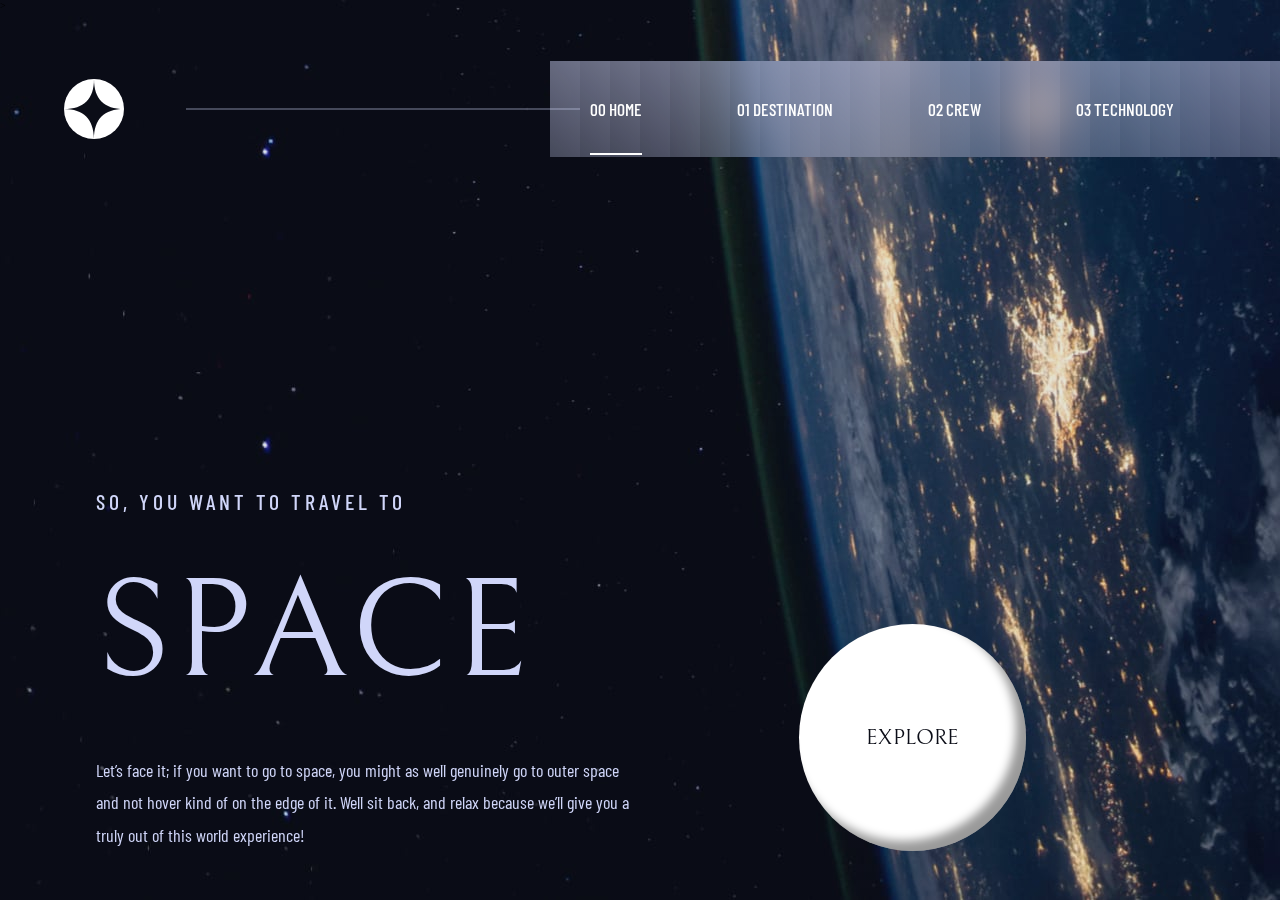
<file: index.html>
<!DOCTYPE html>
<html lang="en">
  <head>
    <meta charset="UTF-8" />
    <meta name="viewport" content="width=device-width, initial-scale=1.0" />

    <link
      rel="icon"
      type="image/png"
      sizes="32x32"
      href="./assets/favicon-32x32.png"
    />
    <link rel="stylesheet" href="./css/style.css" />
    <script src="./script.js" defer></script>
    <title>Frontend Mentor | Space tourism website</title>
  </head>
  <body
    class="body-index body--lazy"
    data-body
    data-bg-mobile="./assets/home/background-home-mobile.jpg"
    data-bg-tablet="./assets/home/background-home-tablet.jpg"
    data-bg-desktop="./assets/home/background-home-desktop.jpg"
  >
    >
    <!-- ================================={Header}============================= -->
    <header class="header" data-header>
      <!-- Navigation------ -->
      <nav class="nav">
        <!-- Logo & Menu -->
        <ul class="nav__list">
          <li class="nav__logo">
            <img
              src="./assets/shared/logo.svg"
              alt="an icon of space tourism logo"
            />
          </li>
          <li class="nav__menu">
            <img
              role="menu"
              data-open-menu
              src="./assets/shared/icon-hamburger.svg"
              alt="an hamburger menu to open the navigation"
            />
          </li>
        </ul>
        <!-- =================={Links}===============-->
        <section class="nav__tab">
          <ul class="nav__tab__link">
            <!-- Home -->
            <li>
              <a
                class="tab__link active--link"
                href="./index.html"
                data-links-tab
              >
                00 Home</a
              >
            </li>
            <!-- Destination -->
            <li>
              <a class="tab__link" href="./destination.html" data-links-tab
                >01 Destination</a
              >
            </li>
            <!-- Crew -->
            <li>
              <a class="tab__link" href="./crew.html" data-links-tab>02 Crew</a>
            </li>
            <!-- Technology -->
            <li>
              <a class="tab__link" href="./technology.html" data-links-tab
                >03 Technology</a
              >
            </li>
          </ul>
        </section>

        <!--===================={Menu is open}=============-->
        <article class="nav__menu__open hide" data-menu-is-open>
          <section class="nav__menu__open__overlay" data-menu-overlay></section>
          <section class="nav__menu__open__content" data-menu-content>
            <!-- Close -->
            <div class="icon-wrapper">
              <div class="close__menu">
                <img
                  role="button"
                  data-close-menu
                  src="./assets/shared/icon-close.svg"
                  alt="an  icon to close the navigation"
                />
              </div>
            </div>
            <!-- {Contetns} -->
            <ul class="nav__mobile__link" data-menu-link-mobile>
              <!-- Home -->
              <li>
                <a
                  class="mobile__link active--link"
                  href="./index.html"
                  data-links-mobile
                >
                  00 Home</a
                >
              </li>
              <!-- Destination -->
              <li>
                <a
                  class="mobile__link"
                  href="./destination.html"
                  data-links-mobile
                  >01 Destination</a
                >
              </li>
              <!-- Crew -->
              <li>
                <a class="mobile__link" href="./crew.html" data-links-mobile
                  >02 Crew</a
                >
              </li>
              <!-- Technology -->
              <li>
                <a
                  class="mobile__link"
                  href="./technology.html"
                  data-links-mobile
                  >03 Technology</a
                >
              </li>
            </ul>
          </section>
        </article>

        <!--==============================={PopUpButton}====================-->
        <section class="nav__popup" data-popup>
          <a href="#" class="nav__popup__btn">
            <img
              src="./assets/shared/icon-arrow.svg"
              alt="An arrow icon used for navigating to the header"
            />
          </a>
        </section>
      </nav>
    </header>

    <!-- ================================={Main Index}============================= -->
    <main class="main main-index">
      <section class="main-index__heading">
        <h1 class="heading-primary">
          So, you want to travel to
          <span> Space </span>
        </h1>

        <!-- Paragraph -->
        <p class="heading-p">
          Let’s face it; if you want to go to space, you might as well genuinely
          go to outer space and not hover kind of on the edge of it. Well sit
          back, and relax because we’ll give you a truly out of this world
          experience!
        </p>
      </section>
      <section class="explore">
        <a class="explore--btn" href="./destination.html">
          <span>Explore </span></a
        >
      </section>
    </main>
  </body>
</html>
</file>
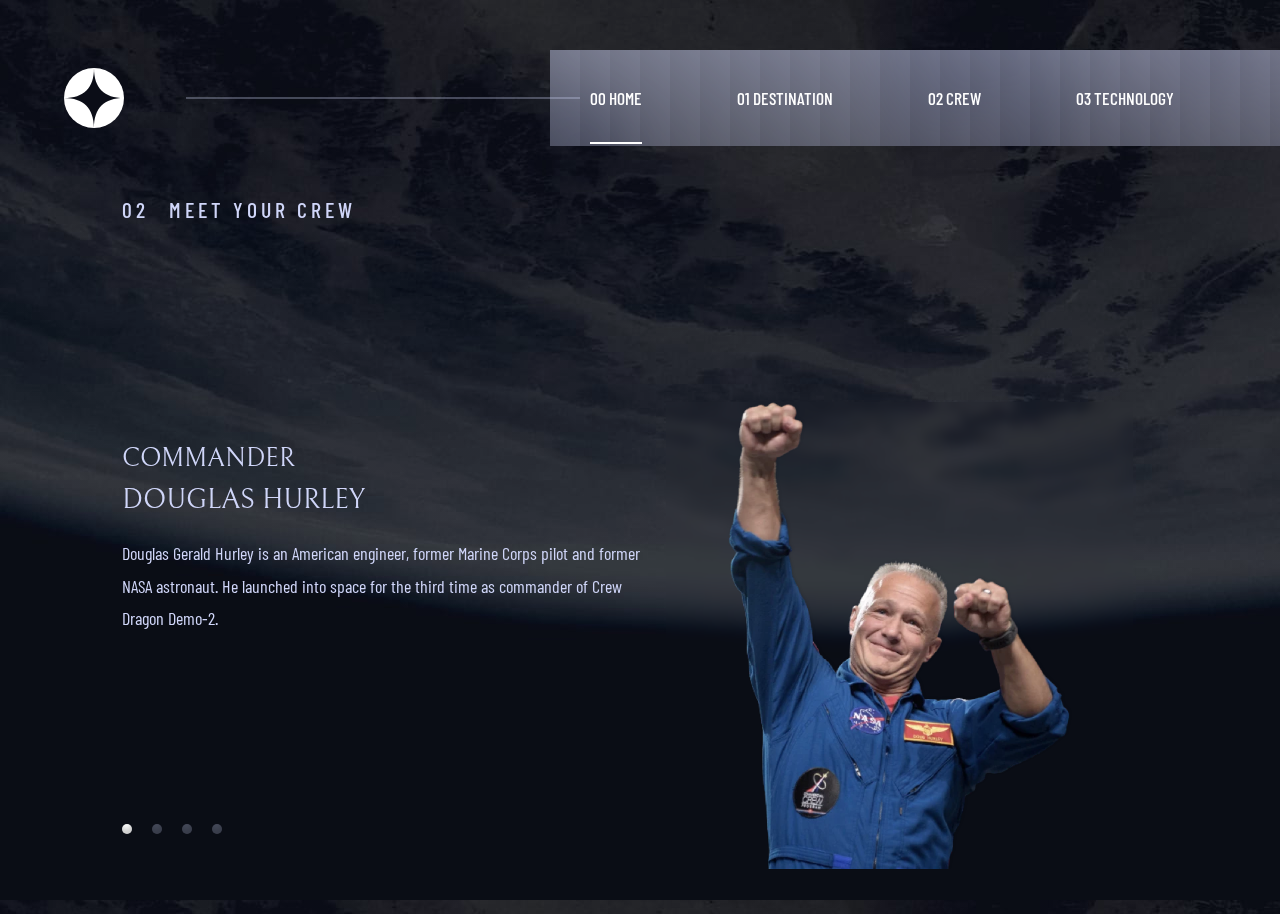
<file: crew.html>
<!DOCTYPE html>
<html lang="en">
  <head>
    <meta charset="UTF-8" />
    <meta name="viewport" content="width=device-width, initial-scale=1.0" />

    <link
      rel="icon"
      type="image/png"
      sizes="32x32"
      href="./assets/favicon-32x32.png"
    />
    <link rel="stylesheet" href="./css/style.css" />
    <script src="./script.js" defer></script>
    <title>Frontend Mentor | Space tourism website</title>
  </head>
  <body
    class="body-crew body--lazy"
    data-body
    data-bg-mobile="./assets/crew/background-crew-mobile.jpg"
    data-bg-tablet="./assets/crew/background-crew-tablet.jpg"
    data-bg-desktop="./assets/crew/background-crew-desktop.jpg"
  >
    <!-- ================================={Header}============================= -->
    <header class="header" data-header>
      <!-- Navigation------ -->
      <nav class="nav">
        <!-- Logo & Menu -->
        <ul class="nav__list">
          <li class="nav__logo">
            <img
              src="./assets/shared/logo.svg"
              alt="an icon of space tourism logo"
            />
          </li>
          <li class="nav__menu">
            <img
              role="menu"
              data-open-menu
              src="./assets/shared/icon-hamburger.svg"
              alt="an hamburger menu to open the navigation"
            />
          </li>
        </ul>
        <!-- =================={Links}===============-->
        <section class="nav__tab">
          <ul class="nav__tab__link">
            <!-- Home -->
            <li>
              <a
                class="tab__link active--link"
                href="./index.html"
                data-links-tab
              >
                00 Home</a
              >
            </li>
            <!-- Destination -->
            <li>
              <a class="tab__link" href="./destination.html" data-links-tab
                >01 Destination</a
              >
            </li>
            <!-- Crew -->
            <li>
              <a class="tab__link" href="./crew.html" data-links-tab>02 Crew</a>
            </li>
            <!-- Technology -->
            <li>
              <a class="tab__link" href="./technology.html" data-links-tab
                >03 Technology</a
              >
            </li>
          </ul>
        </section>

        <!--===================={Menu is open}=============-->
        <article class="nav__menu__open hide" data-menu-is-open>
          <section class="nav__menu__open__overlay" data-menu-overlay></section>
          <section class="nav__menu__open__content" data-menu-content>
            <!-- Close -->
            <div class="icon-wrapper">
              <div class="close__menu">
                <img
                  role="button"
                  data-close-menu
                  src="./assets/shared/icon-close.svg"
                  alt="an  icon to close the navigation"
                />
              </div>
            </div>
            <!-- {Contetns} -->
            <ul class="nav__mobile__link" data-menu-link-mobile>
              <!-- Home -->
              <li>
                <a
                  class="mobile__link active--link"
                  href="./index.html"
                  data-links-mobile
                >
                  00 Home</a
                >
              </li>
              <!-- Destination -->
              <li>
                <a
                  class="mobile__link"
                  href="./destination.html"
                  data-links-mobile
                  >01 Destination</a
                >
              </li>
              <!-- Crew -->
              <li>
                <a class="mobile__link" href="./crew.html" data-links-mobile
                  >02 Crew</a
                >
              </li>
              <!-- Technology -->
              <li>
                <a
                  class="mobile__link"
                  href="./technology.html"
                  data-links-mobile
                  >03 Technology</a
                >
              </li>
            </ul>
          </section>
        </article>

        <!--==============================={PopUpButton}====================-->
        <section class="nav__popup" data-popup>
          <a href="#" class="nav__popup__btn">
            <img
              src="./assets/shared/icon-arrow.svg"
              alt="An arrow icon used for navigating to the header"
            />
          </a>
        </section>
      </nav>
    </header>

    <main class="main main-crew">
      <!-- ====================={Heaading}===========-->
      <section class="main__heading">
        <h2 class="heading-secondary"><span> 02 </span> Meet your crew</h2>
      </section>

      <article class="crew">
        <!-- ======================{Crew Info}============================-->
        <section class="crew__caption">
          <div class="wrapper-caption">
            <!-- {Commander} -->
            <div class="crew__caption__card" data-crew-caption>
              <h4 class="heading-six">Commander</h4>
              <h3 class="heading-fifth">Douglas Hurley</h3>

              <p class="heading-p">
                Douglas Gerald Hurley is an American engineer, former Marine
                Corps pilot and former NASA astronaut. He launched into space
                for the third time as commander of Crew Dragon Demo-2.
              </p>
            </div>
            <!-- {Flight Engineer} -->

            <div class="crew__caption__card" data-crew-caption>
              <h4 class="heading-six">Flight Engineer</h4>
              <h3 class="heading-fifth">Anousheh Ansari</h3>

              <p class="heading-p">
                Anousheh Ansari is an Iranian American engineer and co-founder
                of Prodea Systems. Ansari was the fourth self-funded space
                tourist, the first self-funded woman to fly to the ISS, and the
                first Iranian in space.
              </p>
            </div>
            <!-- {Pilot} -->
            <div class="crew__caption__card" data-crew-caption>
              <h4 class="heading-six">Pilot</h4>
              <h3 class="heading-fifth">Victor Glover</h3>

              <p class="heading-p">
                Pilot on the first operational flight of the SpaceX Crew Dragon
                to the International Space Station. Glover is a commander in the
                U.S. Navy where he pilots an F/A-18.He was a crew member of
                Expedition 64, and served as a station systems flight engineer.
              </p>
            </div>
            <!-- {Mission Specialist} -->

            <div class="crew__caption__card" data-crew-caption>
              <h4 class="heading-six">Mission Specialist</h4>
              <h3 class="heading-fifth">Mark Shuttleworth</h3>

              <p class="heading-p">
                Mark Richard Shuttleworth is the founder and CEO of Canonical,
                the company behind the Linux-based Ubuntu operating system.
                Shuttleworth became the first South African to travel to space
                as a space tourist.
              </p>
            </div>
          </div>
          <!-- {Controller} -->
          <div class="crew__control">
            <div class="control control--active" data-crew-control="0"></div>
            <div class="control" data-crew-control="1"></div>
            <div class="control" data-crew-control="2"></div>
            <div class="control" data-crew-control="3"></div>
          </div>
        </section>
        <!-- ======================{Crew IMage}============================-->
        <section class="crew__figure">
          <div class="wrapper">
            <!-- {Captain} -->
            <div class="crew__figure__card lazy__img--container" data-crew-card>
              <picture data-picture>
                <!-- WebP format (preferred if supported) -->
                <source
                  data-srcset="./assets/crew/image-douglas-hurley.webp"
                  type="image/webp"
                />
                <!-- PNG format (fallback) -->
                <source
                  data-srcset="./assets/crew/image-douglas-hurley.png"
                  type="image/png"
                />
                <!-- Default  -->
                <img
                  class="lazy--img"
                  data-src="./assets/crew/image-douglas-hurley.png"
                  alt="An Image of the the captain  Mr Douglas"
                />
              </picture>
            </div>
            <!---============================={Flight E}========-->
            <div class="crew__figure__card lazy__img--container" data-crew-card>
              <picture data-picture>
                <!-- WebP format (preferred if supported) -->
                <source
                  data-srcset="./assets/crew/image-anousheh-ansari.webp"
                  type="image/webp"
                />
                <!-- PNG format (fallback) -->
                <source
                  data-srcset="./assets/crew/image-anousheh-ansari.png"
                  type="image/png"
                />
                <!-- Default  -->
                <img
                  class="lazy--img"
                  data-src="./assets/crew/image-anousheh-ansari.png"
                  alt="An Image of the the flight engineer Anousheh Ansari"
                />
              </picture>
            </div>
            <!--=================={Pilot}====================-->
            <div class="crew__figure__card lazy__img--container" data-crew-card>
              <picture data-picture>
                <!-- WebP format (preferred if supported) -->
                <source
                  data-srcset="./assets/crew/image-victor-glover.webp"
                  type="image/webp"
                />
                <!-- PNG format (fallback) -->
                <source
                  data-srcset="./assets/crew/image-victor-glover.png"
                  type="image/png"
                />
                <!-- Default  -->
                <img
                  class="lazy--img"
                  data-src="./assets/crew/image-victor-glover.png"
                  alt="An Image of the the pilot  Mr Victor Glover"
                />
              </picture>
            </div>
            <!--=============================={Mission Specailist}=====================-->
            <div class="crew__figure__card lazy__img--container" data-crew-card>
              <picture data-picture>
                <!-- WebP format (preferred if supported) -->
                <source
                  data-srcset="./assets/crew/image-mark-shuttleworth.webp"
                  type="image/webp"
                />
                <!-- PNG format (fallback) -->
                <source
                  data-srcset="./assets/crew/image-mark-shuttleworth.png"
                  type="image/png"
                />
                <!-- Default  -->
                <img
                  class="lazy--img"
                  data-src="./assets/crew/image-mark-shuttleworth.png"
                  alt="An Image of the the Mission Specailist Mr Mark Shuttleworth"
                />
              </picture>
            </div>
          </div>
        </section>
      </article>
    </main>
  </body>
</html>
</file>
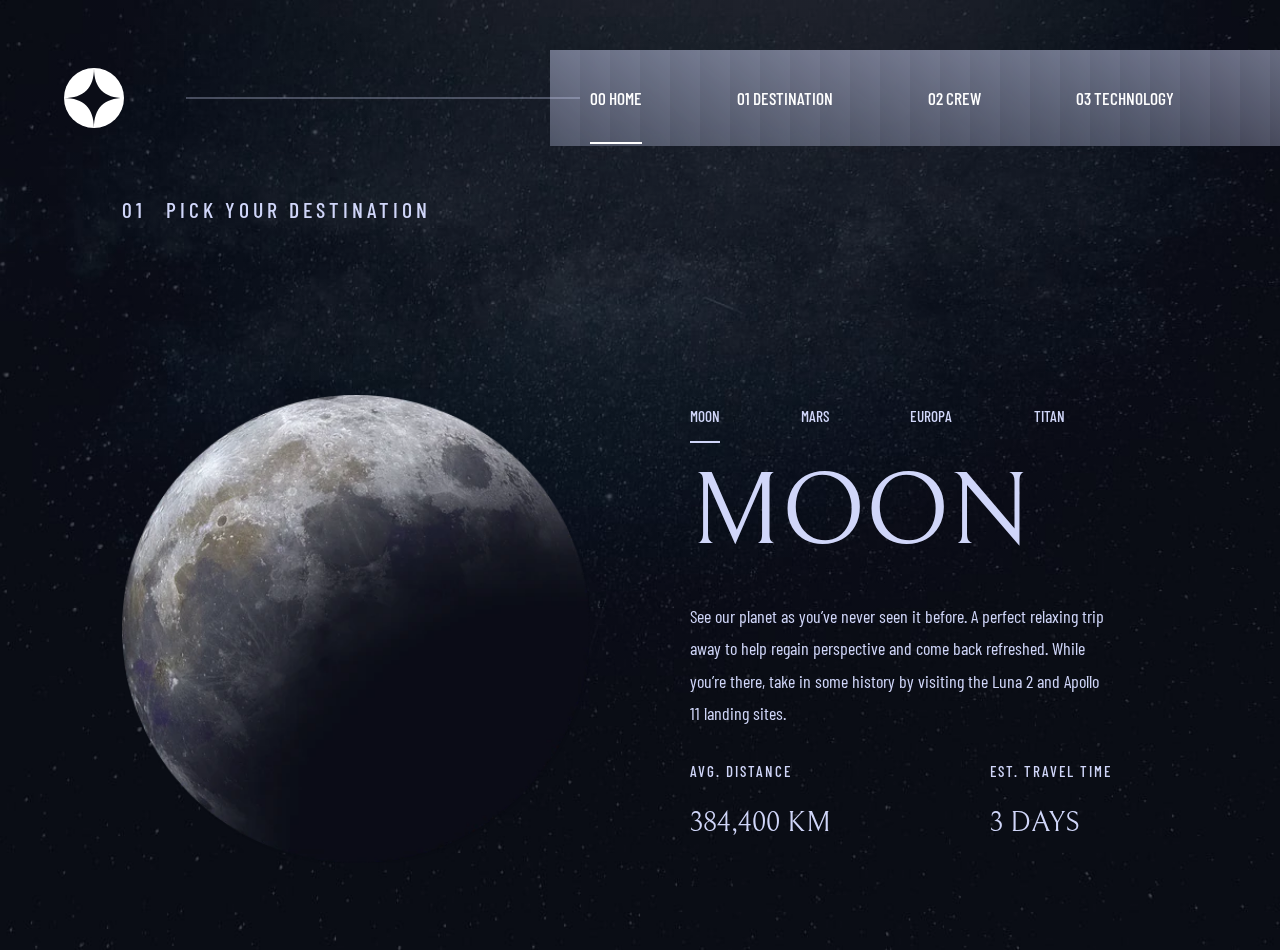
<file: destination.html>
<!DOCTYPE html>
<html lang="en">
  <head>
    <meta charset="UTF-8" />
    <meta name="viewport" content="width=device-width, initial-scale=1.0" />

    <link
      rel="icon"
      type="image/png"
      sizes="32x32"
      href="./assets/favicon-32x32.png"
    />
    <link rel="stylesheet" href="./css/style.css" />
    <script src="./script.js" defer></script>
    <title>Frontend Mentor | Space tourism website</title>
  </head>
  <body
    class="body-destination body--lazy"
    data-body
    data-bg-mobile="./assets/destination/background-destination-mobile.jpg"
    data-bg-tablet="./assets/destination/background-destination-tablet.jpg"
    data-bg-desktop="./assets/destination/background-destination-desktop.jpg"
  >
    <!-- ================================={Header}============================= -->
    <header class="header" data-header>
      <!-- Navigation------ -->
      <nav class="nav">
        <!-- Logo & Menu -->
        <ul class="nav__list">
          <li class="nav__logo">
            <img
              src="./assets/shared/logo.svg"
              alt="an icon of space tourism logo"
            />
          </li>
          <li class="nav__menu">
            <img
              role="menu"
              data-open-menu
              src="./assets/shared/icon-hamburger.svg"
              alt="an hamburger menu to open the navigation"
            />
          </li>
        </ul>
        <!-- =================={Links}===============-->
        <section class="nav__tab">
          <ul class="nav__tab__link">
            <!-- Home -->
            <li>
              <a
                class="tab__link active--link"
                href="./index.html"
                data-links-tab
              >
                00 Home</a
              >
            </li>
            <!-- Destination -->
            <li>
              <a class="tab__link" href="./destination.html" data-links-tab
                >01 Destination</a
              >
            </li>
            <!-- Crew -->
            <li>
              <a class="tab__link" href="./crew.html" data-links-tab>02 Crew</a>
            </li>
            <!-- Technology -->
            <li>
              <a class="tab__link" href="./technology.html" data-links-tab
                >03 Technology</a
              >
            </li>
          </ul>
        </section>

        <!--===================={Menu is open}=============-->
        <article class="nav__menu__open hide" data-menu-is-open>
          <section class="nav__menu__open__overlay" data-menu-overlay></section>
          <section class="nav__menu__open__content" data-menu-content>
            <!-- Close -->
            <div class="icon-wrapper">
              <div class="close__menu">
                <img
                  role="button"
                  data-close-menu
                  src="./assets/shared/icon-close.svg"
                  alt="an  icon to close the navigation"
                />
              </div>
            </div>
            <!-- {Contetns} -->
            <ul class="nav__mobile__link" data-menu-link-mobile>
              <!-- Home -->
              <li>
                <a
                  class="mobile__link active--link"
                  href="./index.html"
                  data-links-mobile
                >
                  00 Home</a
                >
              </li>
              <!-- Destination -->
              <li>
                <a
                  class="mobile__link"
                  href="./destination.html"
                  data-links-mobile
                  >01 Destination</a
                >
              </li>
              <!-- Crew -->
              <li>
                <a class="mobile__link" href="./crew.html" data-links-mobile
                  >02 Crew</a
                >
              </li>
              <!-- Technology -->
              <li>
                <a
                  class="mobile__link"
                  href="./technology.html"
                  data-links-mobile
                  >03 Technology</a
                >
              </li>
            </ul>
          </section>
        </article>

        <!--==============================={PopUpButton}====================-->
        <section class="nav__popup" data-popup>
          <a href="#" class="nav__popup__btn">
            <img
              src="./assets/shared/icon-arrow.svg"
              alt="An arrow icon used for navigating to the header"
            />
          </a>
        </section>
      </nav>
    </header>

    <!-- ================================={Main Index}============================= -->
    <main class="main main-destination">
      <!-- ====================={Heaading}===========-->
      <section class="main__heading">
        <h2 class="heading-secondary">
          <span> 01 </span> Pick your destination
        </h2>
      </section>
      <!-- ====================={Destinatio}===========-->
      <article class="destination">
        <!-- ====================={Slider}===========-->

        <section class="destination__planet">
          <!-- {Moon} -->
          <div
            class="destination__planet__card lazy__img--container"
            data-destination-card
          >
            <picture data-picture>
              <!-- WebP format (preferred if supported) -->
              <source
                data-srcset="./assets/destination/image-moon.webp"
                type="image/webp"
              />
              <!-- PNG format (fallback) -->
              <source
                data-srcset="./assets/destination/image-moon.png"
                type="image/png"
              />
              <!-- Default  -->
              <img
                class="lazy--img"
                data-src="./assets/destination/image-moon.png"
                alt="An Image of the moon"
              />
            </picture>
          </div>
          <!--============================{Mars}==================-->
          <div
            class="destination__planet__card lazy__img--container"
            data-destination-card
          >
            <picture data-picture>
              <!-- WebP format (preferred if supported) -->
              <source
                data-srcset="./assets/destination/image-mars.webp"
                type="image/webp"
              />
              <!-- PNG format (fallback) -->
              <source
                data-srcset="./assets/destination/image-mars.png"
                type="image/png"
              />
              <!-- Default  -->
              <img
                class="lazy--img"
                data-src="./assets/destination/image-mars.png"
                alt="An Image of the mars"
              />
            </picture>
          </div>
          <!-- {Europa} -->
          <div
            class="destination__planet__card lazy__img--container"
            data-destination-card
          >
            <picture data-picture>
              <!-- WebP format (preferred if supported) -->
              <source
                data-srcset="./assets/destination/image-europa.webp"
                type="image/webp"
              />
              <!-- PNG format (fallback) -->
              <source
                data-srcset="./assets/destination/image-europa.png"
                type="image/png"
              />
              <!-- Default  -->
              <img
                class="lazy--img"
                data-src="./assets/destination/image-europa.png"
                alt="An Image of the europa"
              />
            </picture>
          </div>
          <!--======================{Titan}=================-->
          <div
            class="destination__planet__card lazy__img--container"
            data-destination-card
          >
            <picture data-picture>
              <!-- WebP format (preferred if supported) -->
              <source
                data-srcset="./assets/destination/image-titan.webp"
                type="image/webp"
              />
              <!-- PNG format (fallback) -->
              <source
                data-srcset="./assets/destination/image-titan.png"
                type="image/png"
              />
              <!-- Default  -->
              <img
                class="lazy--img"
                data-src="./assets/destination/image-titan.png"
                alt="An Image of the titan"
              />
            </picture>
          </div>
        </section>
        <!-- ====================={Slider-Caption & Controller}===========-->
        <section class="destination__details">
          <!-- {Controller} -->
          <section class="destination__control">
            <ul class="planet-name">
              <li>
                <a class="control control--active" data-destination-control="0"
                  >Moon
                </a>
              </li>
              <li>
                <a class="control" data-destination-control="1">Mars </a>
              </li>
              <li>
                <a class="control" data-destination-control="2">Europa </a>
              </li>
              <li>
                <a class="control" data-destination-control="3">Titan </a>
              </li>
            </ul>
          </section>
          <!-- ====================={Slider-Caption}===========-->

          <section class="destination__planet__caption">
            <div class="wrapper">
              <!-- {Moon} -->
              <div class="planet__caption" data-destination-caption>
                <h2 class="heaading-third">Moon</h2>

                <p class="heading-p">
                  See our planet as you’ve never seen it before. A perfect
                  relaxing trip away to help regain perspective and come back
                  refreshed. While you’re there, take in some history by
                  visiting the Luna 2 and Apollo 11 landing sites.
                </p>

                <hr />
                <!-- {Distance} -->
                <div class="distance__wrapper">
                  <div class="destination__distance">
                    <h3 class="heading-fourth">Avg. distance</h3>
                    <h4 class="heading-fifth">384,400 km</h4>
                  </div>
                  <!-- {Travel Time} -->
                  <div class="destination__travel__time">
                    <h3 class="heading-fourth">Est. travel time</h3>
                    <h4 class="heading-fifth">3 days</h4>
                  </div>
                </div>
              </div>
              <!--===================================={Mars}=====================-->
              <div class="planet__caption" data-destination-caption>
                <h2 class="heaading-third">Mars</h2>

                <p class="heading-p">
                  Don’t forget to pack your hiking boots. You’ll need them to
                  tackle Olympus Mons, the tallest planetary mountain in our
                  solar system. It’s two and a half times the size of Everest!
                </p>

                <hr />
                <!-- {Distance} -->
                <div class="distance__wrapper">
                  <div class="destination__distance">
                    <h3 class="heading-fourth">Avg. distance</h3>
                    <h4 class="heading-fifth">225 mil. km</h4>
                  </div>

                  <!-- {Travel Time} -->
                  <div class="destination__travel__time">
                    <h3 class="heading-fourth">Est. travel time</h3>
                    <h4 class="heading-fifth">9 months</h4>
                  </div>
                </div>
              </div>
              <!--==============================={Europa}===============================-->
              <div class="planet__caption" data-destination-caption>
                <h2 class="heaading-third">Europa</h2>

                <p class="heading-p">
                  The smallest of the four Galilean moons orbiting Jupiter,
                  Europa is a winter lover’s dream. With an icy surface, it’s
                  perfect for a bit of ice skating, curling, hockey, or simple
                  relaxation in your snug wintery cabin.
                </p>

                <hr />
                <!-- {Distance} -->
                <div class="distance__wrapper">
                  <div class="destination__distance">
                    <h3 class="heading-fourth">Avg. distance</h3>
                    <h4 class="heading-fifth">628 mil. km</h4>
                  </div>
                  <!-- {Travel Time} -->
                  <div class="destination__travel__time">
                    <h3 class="heading-fourth">Est. travel time</h3>
                    <h4 class="heading-fifth">3 years</h4>
                  </div>
                </div>
              </div>
              <!--==============================={ Titan}===============================-->
              <div class="planet__caption" data-destination-caption>
                <h2 class="heaading-third">Titan</h2>

                <p class="heading-p">
                  The only moon known to have a dense atmosphere other than
                  Earth, Titan is a home away from home (just a few hundred
                  degrees colder!). As a bonus, you get striking views of the
                  Rings of Saturn.
                </p>

                <hr />
                <!-- {Distance} -->
                <div class="distance__wrapper">
                  <div class="destination__distance">
                    <h3 class="heading-fourth">Avg. distance</h3>
                    <h4 class="heading-fifth">1.6 bil</h4>
                  </div>
                  <!-- {Travel Time} -->
                  <div class="destination__travel__time">
                    <h3 class="heading-fourth">Est. travel time</h3>
                    <h4 class="heading-fifth">7 years</h4>
                  </div>
                </div>
              </div>
            </div>
          </section>
        </section>
      </article>
    </main>
  </body>
</html>
</file>
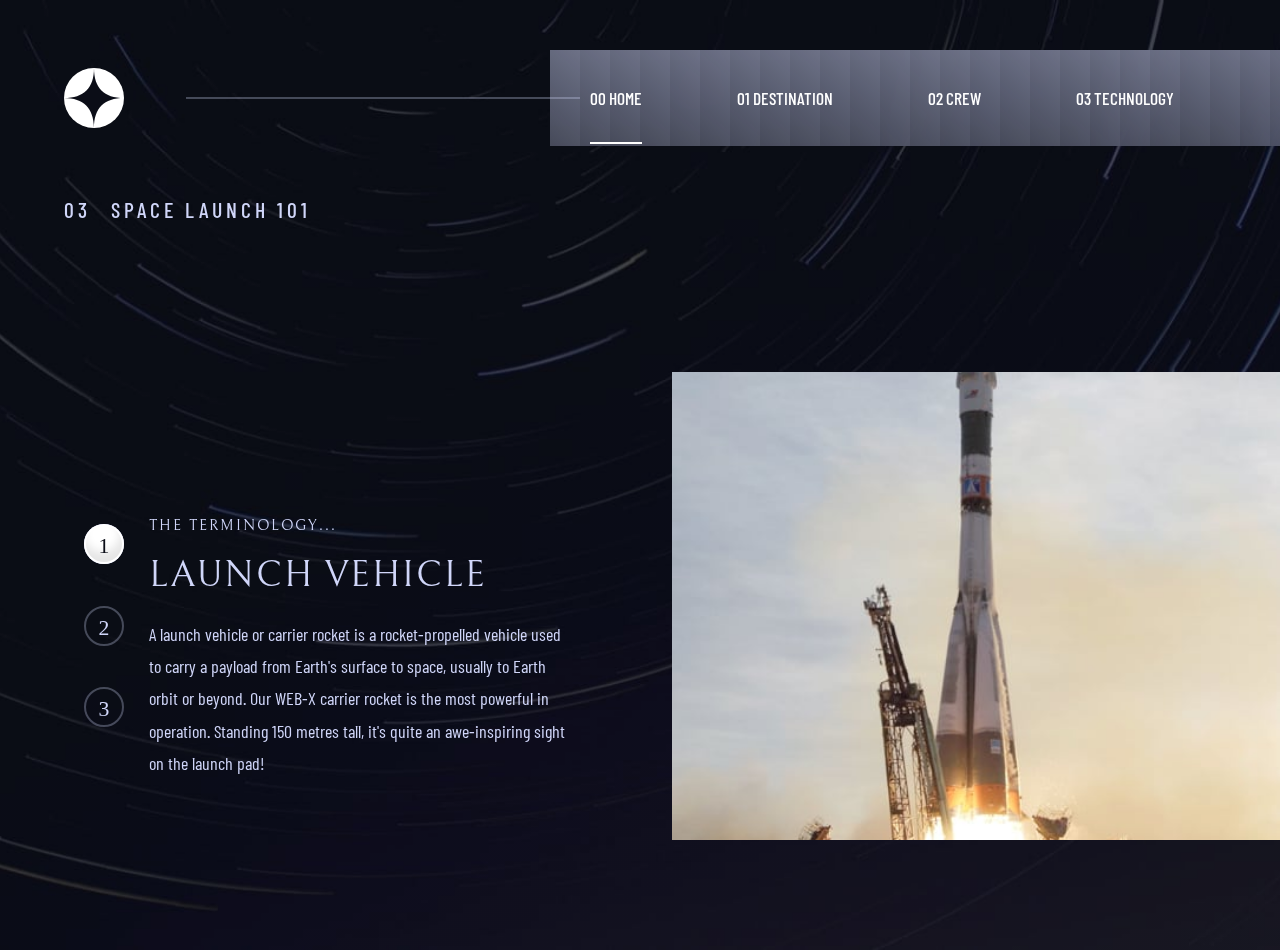
<file: technology.html>
<!DOCTYPE html>
<html lang="en">
  <head>
    <meta charset="UTF-8" />
    <meta name="viewport" content="width=device-width, initial-scale=1.0" />

    <link
      rel="icon"
      type="image/png"
      sizes="32x32"
      href="./assets/favicon-32x32.png"
    />
    <link rel="stylesheet" href="./css/style.css" />
    <script src="./script.js" defer></script>
    <title>Frontend Mentor | Space tourism website</title>
  </head>
  <body
    class="body-technology body--lazy"
    data-body
    data-bg-mobile="./assets/technology/background-technology-mobile.jpg"
    data-bg-tablet="./assets/technology/background-technology-tablet.jpg"
    data-bg-desktop="./assets/technology/background-technology-desktop.jpg"
  >
    <!-- ================================={Header}============================= -->
    <header class="header" data-header>
      <!-- Navigation------ -->
      <nav class="nav">
        <!-- Logo & Menu -->
        <ul class="nav__list">
          <li class="nav__logo">
            <img
              src="./assets/shared/logo.svg"
              alt="an icon of space tourism logo"
            />
          </li>
          <li class="nav__menu">
            <img
              role="menu"
              data-open-menu
              src="./assets/shared/icon-hamburger.svg"
              alt="an hamburger menu to open the navigation"
            />
          </li>
        </ul>
        <!-- =================={Links}===============-->
        <section class="nav__tab">
          <ul class="nav__tab__link">
            <!-- Home -->
            <li>
              <a
                class="tab__link active--link"
                href="./index.html"
                data-links-tab
              >
                00 Home</a
              >
            </li>
            <!-- Destination -->
            <li>
              <a class="tab__link" href="./destination.html" data-links-tab
                >01 Destination</a
              >
            </li>
            <!-- Crew -->
            <li>
              <a class="tab__link" href="./crew.html" data-links-tab>02 Crew</a>
            </li>
            <!-- Technology -->
            <li>
              <a class="tab__link" href="./technology.html" data-links-tab
                >03 Technology</a
              >
            </li>
          </ul>
        </section>

        <!--===================={Menu is open}=============-->
        <article class="nav__menu__open hide" data-menu-is-open>
          <section class="nav__menu__open__overlay" data-menu-overlay></section>
          <section class="nav__menu__open__content" data-menu-content>
            <!-- Close -->
            <div class="icon-wrapper">
              <div class="close__menu">
                <img
                  role="button"
                  data-close-menu
                  src="./assets/shared/icon-close.svg"
                  alt="an  icon to close the navigation"
                />
              </div>
            </div>
            <!-- {Contetns} -->
            <ul class="nav__mobile__link" data-menu-link-mobile>
              <!-- Home -->
              <li>
                <a
                  class="mobile__link active--link"
                  href="./index.html"
                  data-links-mobile
                >
                  00 Home</a
                >
              </li>
              <!-- Destination -->
              <li>
                <a
                  class="mobile__link"
                  href="./destination.html"
                  data-links-mobile
                  >01 Destination</a
                >
              </li>
              <!-- Crew -->
              <li>
                <a class="mobile__link" href="./crew.html" data-links-mobile
                  >02 Crew</a
                >
              </li>
              <!-- Technology -->
              <li>
                <a
                  class="mobile__link"
                  href="./technology.html"
                  data-links-mobile
                  >03 Technology</a
                >
              </li>
            </ul>
          </section>
        </article>

        <!--==============================={PopUpButton}====================-->
        <section class="nav__popup" data-popup>
          <a href="#" class="nav__popup__btn">
            <img
              src="./assets/shared/icon-arrow.svg"
              alt="An arrow icon used for navigating to the header"
            />
          </a>
        </section>
      </nav>
    </header>

    <!-- ======================================={Main Tech}===========================-->
    <main class="main main-tech">
      <!-- {Heading} -->
      <section class="main__heading">
        <h2 class="heading-secondary"><span> 03 </span> Space launch 101</h2>
      </section>

      <!-- ======================================={Tech figure}===========================-->
      <article class="tech">
        <section class="tech__slider">
          <div class="wrapper-tech">
            <!-- {Vechile} -->
            <div class="tech__slider-card lazy__img--container" data-tech-card>
              <picture data-picture>
                <!-- {Destop} -->
                <source
                  data-srcset="./assets/technology/image-launch-vehicle-portrait.jpg"
                  media="(min-width: 64em)"
                />

                <!-- {Tab} -->
                <source
                  data-srcset="
                    ./assets/technology/image-launch-vehicle-landscape.jpg
                  "
                  media="(min-width: 48em)"
                />

                <!-- {Mobile} -->
                <img
                  class="lazy--img"
                  data-src="./assets/technology/image-launch-vehicle-portrait.jpg"
                  alt="An image of a launch vehicle"
                />
              </picture>
            </div>
            <!-- {Space C} -->
            <div class="tech__slider-card lazy__img--container" data-tech-card>
              <picture data-picture>
                <!-- {Destop} -->
                <source
                  data-srcset="./assets/technology/image-space-capsule-portrait.jpg"
                  media="(min-width: 64em)"
                />

                <!-- {Tab} -->
                <source
                  data-srcset="./assets/technology/image-space-capsule-landscape.jpg"
                  media="(min-width: 48em)"
                />
                <!-- {Mobile} -->
                <img
                  class="lazy--img"
                  data-src="./assets/technology/image-space-capsule-portrait.jpg"
                  alt="An image of a space capsule"
                />
              </picture>
            </div>
            <!-- {Space port} -->
            <div class="tech__slider-card lazy__img--container" data-tech-card>
              <picture data-picture="">
                <!-- {Destop} -->
                <source
                  data-srcset="./assets/technology/image-spaceport-portrait.jpg"
                  media="(min-width: 64em)"
                />
                <!-- {Tab} -->
                <source
                  data-srcset="./assets/technology/image-spaceport-landscape.jpg"
                  media="(min-width: 48em)"
                />
                <!-- {Mobile} -->
                <img
                  class="lazy--img"
                  data-src="./assets/technology/image-spaceport-portrait.jpg"
                  alt=" An image of a space port"
                />
              </picture>
            </div>
          </div>
        </section>

        <!--================================={ Tech controller & caption}============================-->
        <section class="tech__slider__caption">
          <ul class="tech__control">
            <li class="control--active" data-tech-control="0">1</li>
            <li data-tech-control="1">2</li>
            <li data-tech-control="2">3</li>
          </ul>

          <!-- ================================={Caption}========================== -->
          <div class="tech__wrapper">
            <!--================={The terminology}==============-->
            <div class="tech__caption__card" data-tech-caption>
              <h4 class="heading-seven">The terminology...</h4>
              <h3 class="heading-fifth">Launch vehicle</h3>

              <p class="heading-p">
                A launch vehicle or carrier rocket is a rocket-propelled vehicle
                used to carry a payload from Earth's surface to space, usually
                to Earth orbit or beyond. Our WEB-X carrier rocket is the most
                powerful in operation. Standing 150 metres tall, it's quite an
                awe-inspiring sight on the launch pad!
              </p>
            </div>

            <!--================={Space capsule}==============-->
            <div class="tech__caption__card" data-tech-caption>
              <h4 class="heading-seven">The terminology...</h4>
              <h3 class="heading-fifth">Space capsule</h3>

              <p class="heading-p">
                A space capsule is an often-crewed spacecraft that uses a
                blunt-body reentry capsule to reenter the Earth's atmosphere
                without wings. Our capsule is where you'll spend your time
                during the flight. It includes a space gym, cinema, and plenty
                of other activities to keep you entertained.
              </p>
            </div>

            <!--================={  Spaceport}==============-->
            <div class="tech__caption__card" data-tech-caption>
              <h4 class="heading-seven">The terminology...</h4>
              <h3 class="heading-fifth">Spaceport</h3>

              <p class="heading-p">
                A spaceport or cosmodrome is a site for launching (or receiving)
                spacecraft, by analogy to the seaport for ships or airport for
                aircraft. Based in the famous Cape Canaveral, our spaceport is
                ideally situated to take advantage of the Earth’s rotation for
                launch.
              </p>
            </div>
          </div>
        </section>
      </article>
    </main>
  </body>
</html>
</file>
<file: css/style.css>
/*=================================={Root}=========================*/
@import url("https://fonts.googleapis.com/css2?family=Barlow+Condensed:ital,wght@0,100;0,200;0,300;0,400;0,500;0,600;0,700;0,800;0,900;1,100;1,200;1,300;1,400;1,500;1,600;1,700;1,800;1,900&family=Bellefair&display=swap");
:root {
  --crl-Primary-dark: rgb(11 13 23);
  --crl-Primary-light: rgb(208 214 249);
  --crl-White: rgb(255 255 255);
  --font-size: clamp(1.6rem, 1.7vw, 2.4rem);
  --font-barlow: 500;
  --font-bella: 400;
}

/*=================================={Reset}=========================*/
*,
*::before,
*::after {
  box-sizing: inherit;
  margin: 0;
  padding: 0;
}

html {
  box-sizing: border-box;
  font-size: 62.5%;
  scroll-behavior: smooth;
}

a,
a:link,
a:active {
  text-decoration: none;
  color: currentColor;
}

li {
  list-style: none;
}

/*======================================================================={base} */
.body-index,
.body-destination,
.boby-crew,
.body-technology {
  min-height: 100vh;
  background-repeat: no-repeat;
  background-size: cover;
  background-position: center;
}

@keyframes rotate {
  from {
    transform: rotate(0deg);
  }
  to {
    transform: rotate(-360deg);
  }
}
/*========================================================{DOM STATE}===================================*/
.hide {
  display: none !important;
}

.show {
  opacity: 1 !important;
}

.lazy--img {
  opacity: 0 !important;
}

.lazy__img--container {
  animation: lazyImgSkeleton 2s infinite;
}

.body--lazy {
  animation: lazyBackground 2s infinite;
}

@keyframes lazyImgSkeleton {
  0% {
    background-color: rgba(0, 0, 0, 0.3);
  }
  100% {
    background-color: rgba(255, 255, 255, 0.3);
  }
}
@keyframes lazyBackground {
  0% {
    background-color: rgba(0, 0, 0, 0.4);
  }
  100% {
    background-color: rgba(0, 0, 0, 0.1);
  }
}
.heading-primary {
  --_font-Size: clamp(1.6rem, 1.7vw, 2.4rem);
  font-size: var(--_font-Size);
  text-transform: uppercase;
  font-family: "Barlow Condensed", sans-serif;
  font-weight: var(--font-barlow);
  letter-spacing: 4px;
  color: var(--crl-Primary-light);
}
@media only screen and (min-width: 48em) {
  .heading-primary {
    --_font-Size: clamp(2rem, 1.7vw, 2.4rem);
  }
}
@media only screen and (min-width: 64em) {
  .heading-primary {
    --_font-Size: clamp(1.6rem, 1.7vw, 2.4rem);
  }
}
.heading-primary span {
  --_font-Size: clamp(8rem, 8vw, 14.4rem);
  font-size: var(--_font-Size);
  font-family: "Bellefair", serif;
  line-height: 171.9%;
}
@media only screen and (min-width: 48em) {
  .heading-primary span {
    --_font-Size: clamp(14rem, 8vw, 14.4rem);
  }
}

.heading-secondary {
  --_font-Size: clamp(1.6rem, 1.7vw, 2.4rem);
  font-size: var(--_font-Size);
  font-family: "Barlow Condensed", sans-serif;
  text-transform: uppercase;
  font-weight: var(--font-barlow);
  letter-spacing: 4px;
  color: var(--crl-Primary-light);
  display: inline-flex;
  gap: 2rem;
}

.heaading-third {
  --_font-Size: clamp(8rem, 8vw, 14.4rem);
  font-size: var(--_font-Size);
  font-family: "Bellefair", serif;
  font-weight: var(--font-bella);
  line-height: 171.9%;
  text-transform: uppercase;
  color: var(--crl-Primary-light);
}

.heading-fourth {
  --_font-Size: clamp(1.4rem, 1.4vw, 1.5rem);
  font-size: var(--_font-Size);
  font-family: "Barlow Condensed", sans-serif;
  color: var(--crl-Primary-light);
  font-weight: var(--font-barlow);
  line-height: 1.5;
  letter-spacing: 0.2rem;
  text-transform: uppercase;
}

.heading-fifth {
  --_font-Size: clamp(2.6rem, 2.5vw, 2.8rem);
  font-size: var(--_font-Size);
  color: var(--crl-Primary-light);
  line-height: 1.2;
  text-transform: uppercase;
  font-family: "Bellefair", serif;
  font-weight: var(--font-bella);
  color: var(--crl-Primary-light);
}

.heading-six {
  --_font-Size: clamp(2rem, 2.5vw, 2.6rem);
  font-size: var(--_font-Size);
  color: var(--crl-Primary-light);
  line-height: 2;
  text-transform: uppercase;
  font-family: "Bellefair", serif;
  font-weight: var(--font-bella);
  color: var(--crl-Primary-light);
}

.heading-seven {
  --_font-Size: clamp(1.4rem, 2vw, 2.2rem);
  font-size: var(--_font-Size);
  color: var(--crl-Primary-light);
  line-height: 2;
  text-transform: uppercase;
  font-family: "Bellefair", serif;
  font-weight: var(--font-bella);
  color: var(--crl-Primary-light);
  letter-spacing: 2px;
}

.heading-p {
  --_font-Size: clamp(1.4rem, 1.6vw, 1.8rem);
  font-size: var(--_font-Size);
  font-family: "Barlow Condensed", sans-serif;
  color: var(--crl-Primary-light);
  line-height: 180%;
}
@media only screen and (min-width: 48em) {
  .heading-p {
    --_font-Size: clamp(1.8rem, 1.7vw, 1.9rem);
  }
}
@media only screen and (min-width: 64em) {
  .heading-p {
    --_font-Size: clamp(1.4rem, 1.6vw, 1.8rem);
  }
}

.nav {
  width: 90%;
  margin: 0 auto;
  padding-top: 2.5rem;
}
@media only screen and (min-width: 48em) {
  .nav {
    width: 100%;
    display: flex;
    align-items: center;
    padding: 0 0 0 5%;
    height: 9.6rem;
  }
}
@media only screen and (min-width: 64em) {
  .nav {
    margin: 5rem auto;
    justify-content: space-between;
  }
}
.nav__list {
  display: flex;
  justify-content: space-between;
  align-items: center;
}
@media only screen and (min-width: 48em) {
  .nav__list {
    flex-basis: 10%;
  }
}
.nav__logo {
  --_width: clamp(3rem, 5vw, 6rem);
  width: var(--_width);
  aspect-ratio: 1;
}
.nav__logo img {
  width: 100%;
  height: 100%;
  display: block;
  font-size: italic;
  object-fit: contain;
}
.nav__menu {
  --_width: clamp(1.9rem, 3.5vw, 3rem);
  width: var(--_width);
  aspect-ratio: 1;
  cursor: pointer;
}
@media only screen and (min-width: 48em) {
  .nav__menu {
    display: none;
  }
}
.nav__menu img {
  width: 100%;
  height: 100%;
  display: block;
  font-size: italic;
  object-fit: contain;
}
.nav .nav__tab {
  display: none;
  flex-basis: 90%;
  height: 100%;
  position: relative;
}
@media only screen and (min-width: 48em) {
  .nav .nav__tab {
    display: flex;
    align-items: center;
  }
}
@media only screen and (min-width: 64em) {
  .nav .nav__tab {
    flex-basis: 60%;
  }
}
.nav .nav__tab::before {
  content: "";
  position: absolute;
  z-index: -1;
  inset: 0;
  backdrop-filter: blur(2rem);
  background-image: linear-gradient(39deg, rgba(208, 214, 249, 0.3), rgba(208, 214, 249, 0.5));
  background-size: 3rem;
}
@media only screen and (min-width: 64em) {
  .nav .nav__tab::after {
    position: absolute;
    content: "";
    z-index: 1;
    width: 54%;
    left: -50%;
    border: 1px solid var(--crl-Primary-light);
    opacity: 0.3;
  }
}
.nav .nav__tab .nav__tab__link {
  display: none;
  width: 85%;
  margin: 0 auto;
}
@media only screen and (min-width: 48em) {
  .nav .nav__tab .nav__tab__link {
    display: flex;
    justify-content: space-between;
  }
}
@media only screen and (min-width: 64em) {
  .nav .nav__tab .nav__tab__link {
    width: 80%;
    margin: 0 0 0 4rem;
  }
}
.nav .nav__tab .nav__tab__link .tab__link {
  position: relative;
  color: var(--crl-White);
  font-size: calc(var(--font-size) * 0.9);
  cursor: pointer;
  text-transform: uppercase;
  font-family: "Barlow Condensed", sans-serif;
  font-weight: var(--font-barlow);
}
@media only screen and (min-width: 64em) {
  .nav .nav__tab .nav__tab__link .tab__link {
    font-size: calc(var(--font-size) * 0.8);
  }
}
.nav .nav__tab .nav__tab__link .tab__link::before {
  position: absolute;
  content: "";
  bottom: -150%;
  width: 0;
  opacity: 0;
  border: 1px solid transparent;
  transition: width 0.5s ease-in-out, border 0.5s cubic-bezier(0.77, 0, 0.175, 1), opacity 0.3s cubic-bezier(0.215, 0.61, 0.355, 1), cursor 0.5s ease;
}
@media only screen and (min-width: 64em) {
  .nav .nav__tab .nav__tab__link .tab__link::before {
    bottom: -180%;
  }
}
.nav .nav__tab .nav__tab__link .tab__link:hover::before {
  opacity: 1;
  width: 100%;
  border: 1px solid var(--crl-Primary-light);
}
.nav .nav__tab .nav__tab__link .active--link {
  cursor: not-allowed;
}
.nav .nav__tab .nav__tab__link .active--link::before {
  opacity: 1;
  width: 100%;
  border: 1px solid var(--crl-White);
}
.nav .nav__tab .nav__tab__link .active--link::before:hover::before {
  width: 0;
  opacity: 0;
  border: 1px solid transparent;
}
.nav__menu__open {
  position: fixed;
  inset: 0;
  z-index: 100;
  display: flex;
  background-color: rgba(0, 0, 0, 0.1);
}
.nav__menu__open__overlay {
  width: 25%;
  opacity: 0;
  height: 100%;
  background-color: rgba(0, 0, 0, 0.6);
  backdrop-filter: blur(0.1rem);
  transition: opacity 0.6s cubic-bezier(0.075, 0.82, 0.165, 1);
}
.nav__menu__open__content {
  width: 0;
  height: 100%;
  background-image: linear-gradient(38deg, rgba(208, 214, 249, 0.3), rgba(0, 0, 0, 0.1), rgba(208, 214, 249, 0.5), rgba(0, 0, 0, 0.1));
  background-size: 3rem;
  backdrop-filter: blur(30rem);
  transition: width 0.5s ease-in-out;
}
.nav__menu__open__content .icon-wrapper {
  display: flex;
  justify-content: flex-end;
  width: 80%;
  margin: 2.5rem auto;
}
.nav__menu__open__content .close__menu {
  --_width: clamp(1.9rem, 3.5vw, 3rem);
  width: var(--_width);
  aspect-ratio: 1;
  cursor: pointer;
}
@media only screen and (min-width: 48em) {
  .nav__menu__open__content .close__menu {
    display: none;
  }
}
.nav__menu__open__content .close__menu img {
  width: 100%;
  height: 100%;
  display: block;
  font-size: italic;
  object-fit: contain;
}
.nav__menu__open .active--content {
  width: 75%;
}
.nav__mobile__link {
  width: 100%;
  padding-left: 10%;
  margin: 7rem auto;
  display: flex;
  flex-direction: column;
  gap: 5rem;
  opacity: 0;
  transition: opacity 0.6s cubic-bezier(0.075, 0.82, 0.165, 1);
}
.nav__mobile__link .mobile__link {
  position: relative;
  display: block;
  color: var(--crl-White);
  font-size: var(--font-size);
  cursor: pointer;
  text-transform: uppercase;
  font-family: "Barlow Condensed", sans-serif;
  font-weight: var(--font-barlow);
}
.nav__mobile__link .mobile__link::before {
  content: "";
  position: absolute;
  height: 0;
  right: 0;
  opacity: 0;
  border: 1px solid transparent;
  transition: opacity 0.2s cubic-bezier(0.175, 0.885, 0.32, 1.275), border 0.5s cubic-bezier(0.175, 0.885, 0.32, 1.275), height 1s cubic-bezier(0.175, 0.885, 0.32, 1.275);
}
.nav__mobile__link .mobile__link:hover::before {
  border: 1px solid var(--crl-Primary-light);
  height: 100%;
  opacity: 0.6;
}
.nav__mobile__link .active--link::before {
  opacity: 1;
  height: 100%;
  border: 2px solid var(--crl-White);
}
.nav__mobile__link .active--link:hover::before {
  opacity: 1;
  border: 2px solid var(--crl-White);
}
.nav__popup {
  position: fixed;
  bottom: 7%;
  right: 10%;
  width: 2rem;
  aspect-ratio: 1;
  z-index: 30;
  opacity: 0;
  transition: opacity 0.5s ease-in;
}
.nav__popup__btn {
  width: 2rem;
  aspect-ratio: 1;
  display: block;
}
.nav__popup__btn img {
  width: 100%;
  height: 100%;
  display: block;
  font-size: italic;
  object-fit: contain;
  transform: rotate(180deg);
  filter: invert(100%) sepia(100%) saturate(10000%) hue-rotate(180deg) brightness(100%);
  transition: filter 0.5s cubic-bezier(0.075, 0.82, 0.165, 1);
}
.nav__popup__btn::before {
  content: "";
  position: absolute;
  width: 100%;
  height: 100%;
  background-color: rgb(0, 0, 0);
  border-radius: 50%;
  z-index: -1;
  transform: scale(2);
  box-shadow: inset 0.1rem -0.5rem 0.5rem rgba(255, 255, 255, 0.4);
  transition: background-color 0.5s cubic-bezier(0.075, 0.82, 0.165, 1), box-shadow 0.5s cubic-bezier(0.165, 0.84, 0.44, 1);
}
.nav__popup__btn:hover img {
  filter: grayscale(100%) brightness(0);
}
.nav__popup__btn:hover::before {
  box-shadow: inset 0.1rem -0.5rem 0.5rem rgba(0, 0, 0, 0.4);
  background-color: var(--crl-White);
}

.main {
  width: 90%;
  margin: 5rem auto;
}

@media only screen and (min-width: 64em) {
  .main-index {
    aspect-ratio: 2;
    margin: 15rem auto;
    display: flex;
    width: 85%;
    align-items: flex-end;
  }
}
.main-index__heading {
  text-align: center;
}
@media only screen and (min-width: 64em) {
  .main-index__heading {
    text-align: start;
    flex: 1;
  }
}
.main-index__heading h1 span {
  display: block;
}
@media only screen and (min-width: 48em) {
  .main-index__heading p {
    width: 90%;
    margin: 0 auto;
  }
}
@media only screen and (min-width: 48em) and (min-width: 64em) {
  .main-index__heading p {
    width: 100%;
  }
}
.main-index .explore {
  margin: 15rem auto;
  perspective: 1000px;
}
@media only screen and (min-width: 48em) {
  .main-index .explore {
    margin: 13rem auto;
  }
}
@media only screen and (min-width: 64em) {
  .main-index .explore {
    flex: 1;
    margin: 0;
  }
}
.main-index .explore .explore--btn {
  --_width: 11.4rem;
  position: relative;
  width: var(--_width);
  display: flex;
  justify-content: center;
  align-items: center;
  margin: 0 auto;
  aspect-ratio: 1;
  cursor: pointer;
  background-color: var(--crl-White);
  box-shadow: inset -1rem -1rem 1rem rgba(0, 0, 0, 0.4);
  transition: box-shadow 0.5s cubic-bezier(0.165, 0.84, 0.44, 1);
  border-radius: 50%;
}
@media only screen and (min-width: 48em) {
  .main-index .explore .explore--btn {
    --_width: 22.7rem;
  }
}
.main-index .explore .explore--btn:hover {
  box-shadow: inset -1rem -1rem 1rem rgba(0, 0, 0, 0.7);
}
.main-index .explore .explore--btn::before {
  content: "";
  position: absolute;
  inset: 0;
  background-color: transparent;
  border-radius: 50%;
  transform: scale(0);
  z-index: -1;
  opacity: 0;
  box-shadow: 0 0 0 transparent;
  transition: opacity 0.5s cubic-bezier(0.165, 0.84, 0.44, 1), background-color 0.5s cubic-bezier(0.165, 0.84, 0.44, 1), transform 0.5s cubic-bezier(0.19, 1, 0.22, 1), box-shadow 0.5s ease;
}
.main-index .explore .explore--btn:hover::before {
  box-shadow: inset -1rem -1rem 1rem rgba(0, 0, 0, 0.9);
  background-color: var(--crl-Primary-light);
  transform: scale(2);
  opacity: 0.4;
}
.main-index .explore span {
  color: var(--crl-Primary-dark);
  font-size: var(--font-size);
  text-transform: uppercase;
  font-family: "Bellefair", serif;
  font-weight: var(--font-bella);
}

.main__heading {
  text-align: center;
}
@media only screen and (min-width: 64em) {
  .main__heading {
    text-align: start;
    width: 90%;
    margin: 0 auto;
  }
}

.main-destination {
  margin: 5rem auto 0 auto;
}
.main-destination .destination {
  width: 100%;
}
@media only screen and (min-width: 64em) {
  .main-destination .destination {
    width: 90%;
    display: flex;
    gap: 10rem;
    margin: 0 auto;
    aspect-ratio: 1.5;
    align-items: flex-end;
  }
}
.main-destination .destination__planet {
  position: relative;
  aspect-ratio: 2/1;
  width: 100%;
  overflow: hidden;
  margin: 5rem auto;
}
@media only screen and (min-width: 64em) {
  .main-destination .destination__planet {
    flex: 1;
    aspect-ratio: 1;
  }
}
.main-destination .destination__planet__card {
  perspective: 1000px;
  position: absolute;
  width: 100%;
  height: 100%;
  transform: translate(0px);
  transition: transform 1s cubic-bezier(0.215, 0.61, 0.355, 1);
}
.main-destination .destination__planet__card picture {
  overflow: hidden;
  display: block;
  width: 100%;
  height: 100%;
  animation: rotate 2s forwards;
  transition: transform 2s cubic-bezier(0.075, 0.82, 0.165, 1);
}
.main-destination .destination__planet__card picture:hover {
  cursor: pointer;
  animation: rotate 2s infinite 2s;
}
.main-destination .destination__planet__card picture img {
  filter: drop-shadow(0.1rem 0.1rem 0.1rem rgba(0, 0, 0, 0.1));
  opacity: 1;
  transition: opacity 0.5s ease-in;
  width: 100%;
  height: 100%;
  display: block;
  font-size: italic;
  object-fit: contain;
}
.main-destination .destination__details {
  padding: 0 0 2rem 0;
}
@media only screen and (min-width: 64em) {
  .main-destination .destination__details {
    flex: 1;
    aspect-ratio: 1.2/1;
  }
}
.main-destination .destination__control .planet-name {
  display: flex;
  justify-content: space-between;
  width: 80%;
  margin: 0 auto;
}
@media only screen and (min-width: 48em) {
  .main-destination .destination__control .planet-name {
    width: 50%;
  }
}
@media only screen and (min-width: 64em) {
  .main-destination .destination__control .planet-name {
    width: 80%;
    margin: 0;
  }
}
.main-destination .destination__control .control {
  position: relative;
  cursor: pointer;
  color: var(--crl-Primary-light);
  text-transform: uppercase;
  font-family: "Barlow Condensed", sans-serif;
  font-weight: var(--font-barlow);
  font-size: var(--font-size);
}
@media only screen and (min-width: 64em) {
  .main-destination .destination__control .control {
    font-size: calc(var(--font-size) * 0.7);
  }
}
.main-destination .destination__control .control::before {
  content: "";
  position: absolute;
  bottom: -100%;
  width: 0%;
  opacity: 0;
  border: 1px solid transparent;
  transition: width 0.5s cubic-bezier(0.55, 0.085, 0.68, 0.53), border 0.5s cubic-bezier(0.175, 0.885, 0.32, 1.275), opacity 0.2s ease;
}
.main-destination .destination__control .control:hover::before {
  opacity: 0.5;
  width: 100%;
  border: 1px solid var(--crl-Primary-light);
}
.main-destination .destination__control .control--active {
  cursor: not-allowed;
}
.main-destination .destination__control .control--active::before {
  opacity: 1;
  width: 100%;
  border: 1px solid var(--crl-Primary-light);
}
.main-destination .destination__control .control--active:hover::before {
  opacity: 1;
}
.main-destination .destination__planet__caption {
  width: 100%;
  height: clamp(50rem, 10rem, 50vh);
  margin: 0 auto;
}
@media only screen and (min-width: 48em) {
  .main-destination .destination__planet__caption {
    aspect-ratio: 1.9;
    height: unset;
  }
}
@media only screen and (min-width: 64em) {
  .main-destination .destination__planet__caption {
    aspect-ratio: 1;
  }
}
.main-destination .destination .wrapper {
  width: 100%;
  height: 100%;
  position: relative;
  overflow: hidden;
}
@media only screen and (min-width: 64em) {
  .main-destination .destination .wrapper {
    width: 90%;
  }
}
.main-destination .destination .planet__caption {
  width: 100%;
  height: 100%;
  position: absolute;
  text-align: center;
  transform: translate(0px);
  transition: transform 1s cubic-bezier(0.215, 0.61, 0.355, 1);
}
@media only screen and (min-width: 64em) {
  .main-destination .destination .planet__caption {
    text-align: start;
  }
}
.main-destination .destination .planet__caption p {
  margin: 0 auto;
}
.main-destination .destination .planet__caption hr {
  margin: 2rem auto;
  height: 0;
  border: 1px solid var(--crl-Primary-light);
  opacity: 0.2;
}
@media only screen and (min-width: 64em) {
  .main-destination .destination .planet__caption hr {
    display: none;
  }
}
@media only screen and (min-width: 48em) {
  .main-destination .destination .planet__caption .distance__wrapper {
    display: flex;
    justify-content: space-between;
    width: 80%;
    margin: 0 auto;
  }
}
@media only screen and (min-width: 64em) {
  .main-destination .destination .planet__caption .distance__wrapper {
    margin-top: 3rem;
    width: 100%;
  }
}
.main-destination .destination .planet__caption .destination__distance,
.main-destination .destination .planet__caption .destination__travel__time {
  display: flex;
  flex-direction: column;
  gap: 2.5rem;
}
.main-destination .destination .planet__caption .destination__distance {
  margin: 2.5rem auto;
}
@media only screen and (min-width: 48em) {
  .main-destination .destination .planet__caption .destination__distance {
    margin: 0;
  }
}

.main-crew {
  margin: 5rem auto 0 auto;
}

.crew {
  margin: 2rem auto;
}
@media only screen and (min-width: 64em) {
  .crew {
    width: 90%;
    display: flex;
    margin: 15rem auto 2rem auto;
  }
}
.crew__caption {
  text-align: center;
  flex: 1;
}
@media only screen and (min-width: 64em) {
  .crew__caption {
    text-align: start;
    display: flex;
    flex-direction: column;
    justify-content: space-around;
  }
}
.crew .wrapper-caption {
  height: clamp(25rem, 30vh, 35rem);
  width: 100%;
  position: relative;
  overflow: hidden;
}
@media only screen and (min-width: 48em) {
  .crew .wrapper-caption {
    aspect-ratio: 2.5;
    height: unset;
  }
}
@media only screen and (min-width: 64em) {
  .crew .wrapper-caption {
    aspect-ratio: 1.9;
  }
}
.crew__caption__card {
  position: absolute;
  width: 100%;
  height: 100%;
  transform: translate(0px);
  transition: transform 1s cubic-bezier(0.215, 0.61, 0.355, 1);
}
.crew__caption__card p {
  margin: 2rem auto;
  width: 90%;
}
@media only screen and (min-width: 64em) {
  .crew__caption__card p {
    width: 100%;
  }
}
.crew__control {
  display: flex;
  justify-content: center;
  gap: 2rem;
}
@media only screen and (min-width: 64em) {
  .crew__control {
    justify-content: flex-start;
  }
}
.crew__control .control {
  width: 1rem;
  border-radius: 50%;
  cursor: pointer;
  background-color: var(--crl-Primary-light);
  opacity: 0.3;
  aspect-ratio: 1;
  box-shadow: inset -0.1rem -0.5rem 0.5rem rgba(0, 0, 0, 0.2);
  transition: opacity 0.5s cubic-bezier(0.075, 0.82, 0.165, 1), background-color 0.5s cubic-bezier(0.165, 0.84, 0.44, 1);
}
.crew__control .control:hover {
  opacity: 0.7;
}
.crew__control .control--active {
  background-color: var(--crl-White);
  opacity: 1;
  cursor: not-allowed;
}
.crew__control .control--active:hover {
  opacity: 1;
}
.crew__figure {
  margin: 3rem auto 2.5rem auto;
}
@media only screen and (min-width: 64em) {
  .crew__figure {
    flex: 1;
  }
}
.crew__figure .wrapper {
  position: relative;
  width: 70%;
  aspect-ratio: 1;
  margin: 0 auto;
  overflow: hidden;
  backdrop-filter: blur(5px);
}
@media only screen and (min-width: 48em) {
  .crew__figure .wrapper {
    aspect-ratio: 1.5;
  }
}
@media only screen and (min-width: 64em) {
  .crew__figure .wrapper {
    aspect-ratio: 1;
    width: 90%;
  }
}
.crew__figure__card {
  position: absolute;
  width: 100%;
  height: 100%;
  transform: translate(0px);
  transition: transform 1s cubic-bezier(0.215, 0.61, 0.355, 1);
}
.crew__figure__card picture {
  width: 100%;
  height: 100%;
  overflow: hidden;
  display: block;
}
.crew__figure__card picture img {
  opacity: 1;
  transition: opacity 0.5s ease-in;
  filter: drop-shadow(0.1rem -0.1rem 0.1rem rgba(0, 0, 0, 0.1));
  width: 100%;
  height: 100%;
  display: block;
  font-size: italic;
  object-fit: contain;
}

.main-tech {
  width: 100%;
  margin: 5rem auto 0 auto;
}

@media only screen and (min-width: 64em) {
  .tech {
    display: flex;
    flex-direction: row-reverse;
    aspect-ratio: 2.5;
    margin: 15rem auto 5rem auto;
  }
}
.tech__slider {
  margin: 10rem auto 0 auto;
}
@media only screen and (min-width: 64em) {
  .tech__slider {
    flex: 1;
    width: 100%;
    margin: 0;
    aspect-ratio: 1;
  }
}
.tech .wrapper-tech {
  width: 100%;
  aspect-ratio: 1.77/1.7;
  position: relative;
  overflow: hidden;
}
@media only screen and (min-width: 48em) {
  .tech .wrapper-tech {
    aspect-ratio: 2;
  }
}
@media only screen and (min-width: 64em) {
  .tech .wrapper-tech {
    aspect-ratio: 1.3/1;
  }
}
.tech__slider-card {
  position: absolute;
  width: 100%;
  height: 100%;
  transform: translate(0px);
  transition: transform 1s cubic-bezier(0.215, 0.61, 0.355, 1);
}
.tech__slider-card picture {
  width: 100%;
  height: 100%;
  overflow: hidden;
  display: block;
}
.tech__slider-card picture img {
  opacity: 1;
  transition: opacity 0.5s ease-in;
  width: 100%;
  height: 100%;
  display: block;
  font-size: italic;
  object-fit: cover;
}
@media only screen and (min-width: 48em) {
  .tech__slider__caption {
    margin: 2.5rem auto;
  }
}
@media only screen and (min-width: 64em) {
  .tech__slider__caption {
    height: clamp(30rem, 15rem, 35vh);
    flex: 1;
    display: grid;
    grid-template-columns: 5rem 1fr;
    grid-template-rows: 100%;
    justify-items: end;
    align-self: center;
    margin: 0 auto;
    gap: 3.5rem;
    padding-left: 5%;
  }
}
.tech__slider__caption .tech__control {
  margin: 5rem auto;
  text-align: center;
  display: flex;
  justify-content: center;
  gap: 5rem;
  align-self: center;
}
@media only screen and (min-width: 48em) {
  .tech__slider__caption .tech__control {
    margin: 10rem auto;
  }
}
@media only screen and (min-width: 64em) {
  .tech__slider__caption .tech__control {
    margin: 0;
    flex-direction: column;
    gap: 0;
    justify-content: space-evenly;
    align-self: center;
    height: clamp(30rem, 15rem, 35vh);
  }
}
.tech__slider__caption .tech__control li {
  display: inline-block;
  position: relative;
  width: 2rem;
  font-size: var(--font-size);
  cursor: pointer;
  color: var(--crl-Primary-light);
  transition: color 0.1s ease;
}
.tech__slider__caption .tech__control li::after, .tech__slider__caption .tech__control li::before {
  content: "";
  position: absolute;
  aspect-ratio: 1;
  inset: 0;
  transform: scale(2);
  border-radius: 50%;
  z-index: -1;
  opacity: 0;
  box-shadow: 0 0 0 transparent;
  background-color: transparent;
  border: 1px solid transparent;
  transition: border 0.5s cubic-bezier(0.075, 0.82, 0.165, 1), opacity 0.3s cubic-bezier(0.175, 0.885, 0.32, 1.275), background-color 0.5s ease-in, box-shadow 0.5s cubic-bezier(0.175, 0.885, 0.32, 1.275);
}
.tech__slider__caption .tech__control li::after {
  box-shadow: inset -0.1rem -0.5rem 0.5rem rgba(0, 0, 0, 0.1);
}
.tech__slider__caption .tech__control li::before {
  opacity: 0.3;
  border: 1px solid var(--crl-Primary-light);
}
.tech__slider__caption .tech__control li:hover::after {
  opacity: 0.1;
  background-color: var(--crl-Primary-light);
}
.tech__slider__caption .tech__control li:hover::before {
  opacity: 0.5;
}
.tech__slider__caption .tech__control .control--active {
  cursor: not-allowed;
  color: var(--crl-Primary-dark);
}
.tech__slider__caption .tech__control .control--active::after, .tech__slider__caption .tech__control .control--active:hover::after {
  opacity: 1;
  background-color: var(--crl-White);
}
.tech__slider__caption .tech__control .control--active::before, .tech__slider__caption .tech__control .control--active:hover::before {
  opacity: 1;
}
.tech__slider__caption .tech__wrapper {
  position: relative;
  width: 100%;
  height: clamp(30rem, 15rem, 35vh);
  margin: 0 auto;
  overflow: hidden;
}
@media only screen and (min-width: 48em) {
  .tech__slider__caption .tech__wrapper {
    aspect-ratio: 2.5;
  }
}
@media only screen and (min-width: 64em) {
  .tech__slider__caption .tech__wrapper {
    aspect-ratio: 1.4/1;
    align-self: self-end;
  }
}
.tech__slider__caption .tech__wrapper .tech__caption__card {
  width: 100%;
  height: 100%;
  text-align: center;
  position: absolute;
  transform: translate(0px);
  transition: transform 1s cubic-bezier(0.215, 0.61, 0.355, 1);
}
@media only screen and (min-width: 64em) {
  .tech__slider__caption .tech__wrapper .tech__caption__card {
    text-align: start;
  }
}
.tech__slider__caption .tech__wrapper .tech__caption__card h4 {
  font-size: calc(var(--font-size) * 0.7);
  line-height: 1;
  margin-top: 4rem;
}
.tech__slider__caption .tech__wrapper .tech__caption__card h3 {
  font-size: calc(var(--font-size) * 1.7);
  margin: 2rem auto;
  letter-spacing: 2px;
}
.tech__slider__caption .tech__wrapper .tech__caption__card p {
  width: 80%;
  margin: 0 auto;
}
@media only screen and (min-width: 48em) {
  .tech__slider__caption .tech__wrapper .tech__caption__card p {
    width: 80%;
    margin: 0 auto;
  }
}
@media only screen and (min-width: 64em) {
  .tech__slider__caption .tech__wrapper .tech__caption__card p {
    width: 80%;
    margin: 0;
  }
}
</file>
